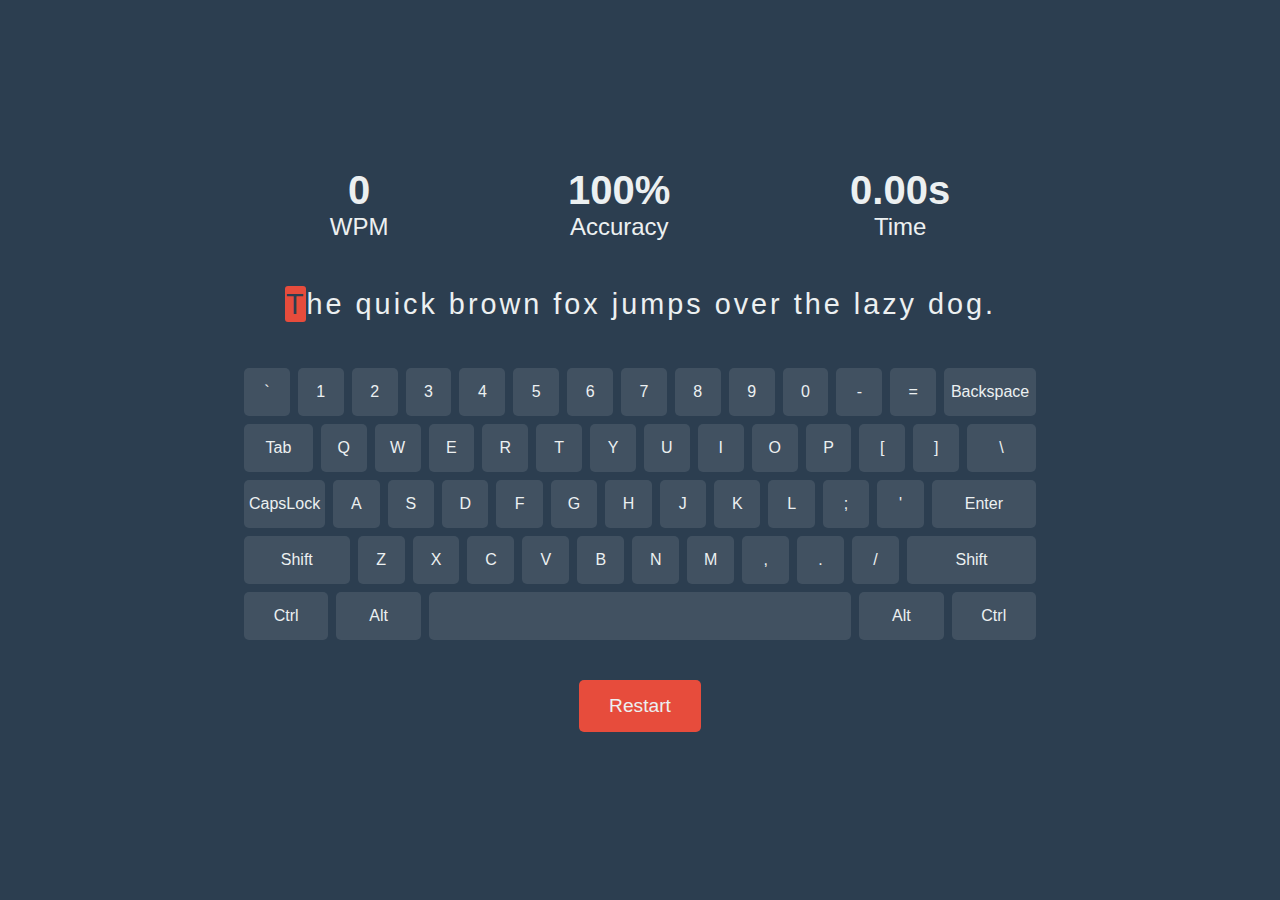
<file: index.html>
<!DOCTYPE html>
<html lang="zh-CN">
<head>
    <meta charset="UTF-8">
    <meta name="viewport" content="width=device-width, initial-scale=1.0">
    <title>Typing Pro</title>
    <style>
:root {
    --bg-color: #2c3e50;
    --text-color: #ecf0f1;
    --primary-color: #e74c3c;
    --correct-color: #2ecc71;
    --key-bg: rgba(255, 255, 255, 0.1);
    --key-hover-bg: rgba(255, 255, 255, 0.2);
}

html {
    /* Set a responsive font size with min and max limits */
    font-size: clamp(10px, 1.5vw, 16px);
}

body {
    background-color: var(--bg-color);
    color: var(--text-color);
    font-family: 'Segoe UI', Tahoma, Geneva, Verdana, sans-serif;
    display: flex;
    justify-content: center;
    align-items: center;
    min-height: 100vh;
    margin: 0;
}

.container {
    width: 90%;
    max-width: 50rem; /* 800px / 16px */
    text-align: center;
}

.stats {
    display: flex;
    justify-content: space-around;
    margin-bottom: 2.5rem; /* 40px / 16px */
    font-size: 1.5rem;
}

.stat-value {
    font-size: 2.5rem;
    font-weight: bold;
}

#text-display {
    font-size: 1.8rem;
    margin-bottom: 2.5rem; /* 40px / 16px */
    line-height: 1.6;
    letter-spacing: 0.0625rem; /* 1px / 16px */
}

#text-display span {
    padding: 0.125rem 0.0625rem; /* 2px 1px */
    border-radius: 0.1875rem; /* 3px / 16px */
}

#text-display .current {
    background-color: var(--primary-color);
    color: var(--bg-color);
}

#text-display .correct {
    color: var(--correct-color);
}

#text-display .incorrect {
    color: var(--primary-color);
    text-decoration: underline;
}

#input-area {
    position: absolute;
    width: 0.0625rem; /* 1px */
    height: 0.0625rem; /* 1px */
    padding: 0;
    margin: -0.0625rem; /* -1px */
    overflow: hidden;
    clip: rect(0, 0, 0, 0);
    border: 0;
}

#keyboard {
    margin: 2.5rem 0; /* 40px / 16px */
    width: 100%;
}

.keyboard-row {
    display: flex;
    margin-bottom: 0.5rem; /* 8px / 16px */
}

.keyboard-row:nth-child(2) { }
.keyboard-row:nth-child(3) { }
.keyboard-row:nth-child(4) { }


.key {
    background-color: var(--key-bg);
    border-radius: 0.3125rem; /* 5px / 16px */
    text-align: center;
    text-transform: capitalize;
    transition: all 0.2s;
    display: flex;
    align-items: center;
    justify-content: center;
    padding: 0.9375rem 0; /* 15px / 16px */
    margin: 0 0.25rem; /* 4px / 16px */
    flex-grow: 1;
    flex-basis: 0;
    font-size: 1rem;
}

.key.active {
    background-color: var(--primary-color);
    transform: scale(1.1);
}

#restart-btn {
    background-color: var(--primary-color);
    color: var(--text-color);
    border: none;
    padding: 0.9375rem 1.875rem; /* 15px 30px */
    font-size: 1.2rem;
    border-radius: 0.3125rem; /* 5px / 16px */
    cursor: pointer;
    transition: background-color 0.3s;
}

#restart-btn:hover {
    background-color: #c0392b;
}
    </style>
</head>
<body>
    <div class="container">
        <div class="stats">
            <div class="stat-item">
                <div class="stat-value" id="wpm">0</div>
                <div class="stat-label">WPM</div>
            </div>
            <div class="stat-item">
                <div class="stat-value" id="accuracy">100%</div>
                <div class="stat-label">Accuracy</div>
            </div>
            <div class="stat-item">
                <div class="stat-value" id="time">0s</div>
                <div class="stat-label">Time</div>
            </div>
        </div>
        <div id="text-display"></div>
        <input type="text" id="input-area" autofocus>
        <div id="keyboard"></div>
        <button id="restart-btn">Restart</button>
    </div>
    <script>
document.addEventListener('DOMContentLoaded', () => {
    const textDisplay = document.getElementById('text-display');
    const inputArea = document.getElementById('input-area');
    const wpmElement = document.getElementById('wpm');
    const accuracyElement = document.getElementById('accuracy');
    const timeElement = document.getElementById('time');
    const restartBtn = document.getElementById('restart-btn');
    const keyboard = document.getElementById('keyboard');

    const textSamples = [
        "The quick brown fox jumps over the lazy dog.",
        "Pack my box with five dozen liquor jugs.",
        "How vexingly quick daft zebras jump.",
        "Bright vixens jump; dozy fowl quack.",
        "Sphinx of black quartz, judge my vow.",
        "The five boxing wizards jump quickly."
    ];
    
    let characters = [];
    let currentIndex = 0;
    let startTime;
    let timer;
    let correctChars = 0;
    let totalChars = 0;

    function startNewTest() {
        clearInterval(timer);
        textDisplay.innerHTML = '';
        inputArea.value = '';

        const text = textSamples[Math.floor(Math.random() * textSamples.length)];
        characters = text.split('').map(char => {
            const span = document.createElement('span');
            span.innerText = char;
            textDisplay.appendChild(span);
            return span;
        });

        if (characters.length > 0) {
            characters[0].classList.add('current');
        }

        currentIndex = 0;
        startTime = null;
        correctChars = 0;
        totalChars = 0;
        wpmElement.innerText = '0';
        accuracyElement.innerText = '100%';
        timeElement.innerText = '0.00s';
        inputArea.focus();
    }

    function handleInput() {
        if (currentIndex >= characters.length) {
            return; // Test is finished
        }

        if (!startTime) {
            startTime = new Date();
            timer = setInterval(updateTime, 10);
        }

        const typedText = inputArea.value;
        const typedChar = typedText.slice(-1);
        const currentCharSpan = characters[currentIndex];

        totalChars++;

        if (typedChar === currentCharSpan.innerText) {
            currentCharSpan.classList.remove('current');
            currentCharSpan.classList.add('correct');
            correctChars++;
        } else {
            currentCharSpan.classList.remove('current');
            currentCharSpan.classList.add('incorrect');
        }

        currentIndex++;

        if (currentIndex < characters.length) {
            characters[currentIndex].classList.add('current');
        } else {
            endTest();
        }
        
        updateStats();
    }

    function updateStats() {
        const elapsedTime = (new Date() - startTime) / 1000;
        if (elapsedTime > 0) {
            const wpm = Math.round(((correctChars / 5) / elapsedTime) * 60);
            wpmElement.innerText = wpm;
        }
        const accuracy = totalChars > 0 ? Math.round((correctChars / totalChars) * 100) : 100;
        accuracyElement.innerText = `${accuracy}%`;
    }

    function updateTime() {
        const elapsedTime = (new Date() - startTime) / 1000;
        timeElement.innerText = `${elapsedTime.toFixed(2)}s`;
    }

    function endTest() {
        clearInterval(timer);
        inputArea.blur();
    }

    function createKeyboard() {
        const keysLayout = [
            // Row 1
            [{ code: 'Backquote', text: '`' }, { code: 'Digit1', text: '1' }, { code: 'Digit2', text: '2' }, { code: 'Digit3', text: '3' }, { code: 'Digit4', text: '4' }, { code: 'Digit5', text: '5' }, { code: 'Digit6', text: '6' }, { code: 'Digit7', text: '7' }, { code: 'Digit8', text: '8' }, { code: 'Digit9', text: '9' }, { code: 'Digit0', text: '0' }, { code: 'Minus', text: '-' }, { code: 'Equal', text: '=' }, { code: 'Backspace', text: 'Backspace', flexGrow: 2 }],
            // Row 2
            [{ code: 'Tab', text: 'Tab', flexGrow: 1.5 }, { code: 'KeyQ', text: 'Q' }, { code: 'KeyW', text: 'W' }, { code: 'KeyE', text: 'E' }, { code: 'KeyR', text: 'R' }, { code: 'KeyT', text: 'T' }, { code: 'KeyY', text: 'Y' }, { code: 'KeyU', text: 'U' }, { code: 'KeyI', text: 'I' }, { code: 'KeyO', text: 'O' }, { code: 'KeyP', text: 'P' }, { code: 'BracketLeft', text: '[' }, { code: 'BracketRight', text: ']' }, { code: 'Backslash', text: '\\', flexGrow: 1.5 }],
            // Row 3
            [{ code: 'CapsLock', text: 'CapsLock', flexGrow: 1.75 }, { code: 'KeyA', text: 'A' }, { code: 'KeyS', text: 'S' }, { code: 'KeyD', text: 'D' }, { code: 'KeyF', text: 'F' }, { code: 'KeyG', text: 'G' }, { code: 'KeyH', text: 'H' }, { code: 'KeyJ', text: 'J' }, { code: 'KeyK', text: 'K' }, { code: 'KeyL', text: 'L' }, { code: 'Semicolon', text: ';' }, { code: 'Quote', text: "'" }, { code: 'Enter', text: 'Enter', flexGrow: 2.25 }],
            // Row 4
            [{ code: 'ShiftLeft', text: 'Shift', flexGrow: 2.25 }, { code: 'KeyZ', text: 'Z' }, { code: 'KeyX', text: 'X' }, { code: 'KeyC', text: 'C' }, { code: 'KeyV', text: 'V' }, { code: 'KeyB', text: 'B' }, { code: 'KeyN', text: 'N' }, { code: 'KeyM', text: 'M' }, { code: 'Comma', text: ',' }, { code: 'Period', text: '.' }, { code: 'Slash', text: '/' }, { code: 'ShiftRight', text: 'Shift', flexGrow: 2.75 }],
            // Row 5
            [{ code: 'ControlLeft', text: 'Ctrl', flexGrow: 1.25 }, { code: 'AltLeft', text: 'Alt', flexGrow: 1.25 }, { code: 'Space', text: ' ', flexGrow: 6.25 }, { code: 'AltRight', text: 'Alt', flexGrow: 1.25 }, { code: 'ControlRight', text: 'Ctrl', flexGrow: 1.25 }]
        ];

        keysLayout.forEach(row => {
            const rowElement = document.createElement('div');
            rowElement.classList.add('keyboard-row');
            row.forEach(keyInfo => {
                const keyElement = document.createElement('div');
                keyElement.classList.add('key');
                keyElement.innerText = keyInfo.text;
                keyElement.setAttribute('data-code', keyInfo.code);
                // Use a default flex-grow of 1 for standard keys
                keyElement.style.flexGrow = keyInfo.flexGrow || 1;
                rowElement.appendChild(keyElement);
            });
            keyboard.appendChild(rowElement);
        });
    }
    
    inputArea.addEventListener('input', handleInput);
    restartBtn.addEventListener('click', startNewTest);

    document.addEventListener('keydown', (e) => {
        inputArea.focus();
        const keyElement = document.querySelector(`.key[data-code='${e.code}']`);
        if (keyElement) {
            keyElement.classList.add('active');
        }
    });

    document.addEventListener('keyup', (e) => {
        const keyElement = document.querySelector(`.key[data-code='${e.code}']`);
        if (keyElement) {
            keyElement.classList.remove('active');
        }
    });

    createKeyboard();
    startNewTest();
});
    </script>
</body>
</html>
</file>
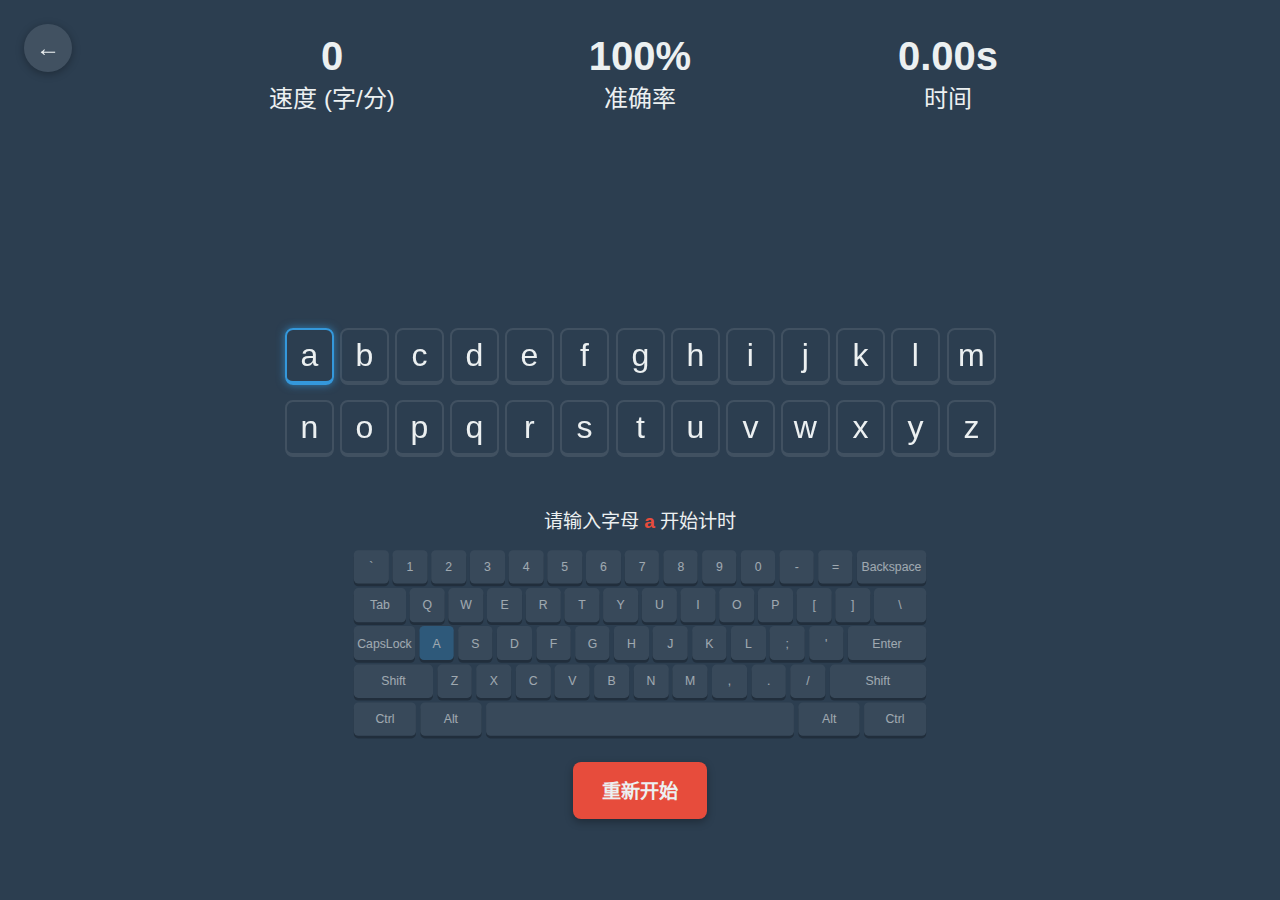
<file: practice.html>
<!DOCTYPE html>
<html lang="zh-CN">
<head>
    <meta charset="UTF-8">
    <meta name="viewport" content="width=device-width, initial-scale=1.0">
    <title>Typing Pro - 练习</title>
    <script src="https://ajax.googleapis.com/ajax/libs/jquery/3.7.1/jquery.min.js"></script>
    <link rel="stylesheet" href="style.css">
</head>
<body>
<a href="index.html" class="back-btn">←</a>
    <div class="container">
        <div class="stats">
            <div class="stat-item">
                <div class="stat-value" id="wpm">0</div>
                <div class="stat-label">速度 (字/分)</div>
            </div>
            <div class="stat-item">
                <div class="stat-value" id="accuracy">100%</div>
                <div class="stat-label">准确率</div>
            </div>
            <div class="stat-item">
                <div class="stat-value" id="time">0s</div>
                <div class="stat-label">时间</div>
            </div>
        </div>

        <div class="typing-area">
            <div id="text-display">
            </div>
            <div class="bottom-panel">
                <div id="start-prompt" class="start-prompt"></div>
                <div id="keyboard"></div>
                <div class="controls">
                    <button id="restart-btn" class="btn btn-primary">重新开始</button>
                </div>
            </div>
        </div>
        <input type="text" id="input-area" autofocus>
    </div>

    <div id="summary-modal" class="modal-overlay">
        <div id="summary-content" class="modal-content">
            <div id="summary-title"></div>
            <div id="summary-subtitle"></div>
            <div class="summary-grid">
                <div class="summary-item">
                    <div id="summary-wpm" class="value">0</div>
                    <div class="label">速度 (字/分)</div>
                </div>
                <div class="summary-item">
                    <div id="summary-accuracy" class="value">100%</div>
                    <div class="label">准确率</div>
                </div>
                <div class="summary-item">
                    <div id="summary-time" class="value">0s</div>
                    <div class="label">时间</div>
                </div>
            </div>
            <button id="summary-restart-btn" class="btn btn-success">再来一次</button>
        </div>
    </div>
    <script src="keyboard.js"></script>
    <script src="ui.js"></script>
    <script src="modes.js"></script>
    <script src="main.js"></script>
</body>
</html>
</file>
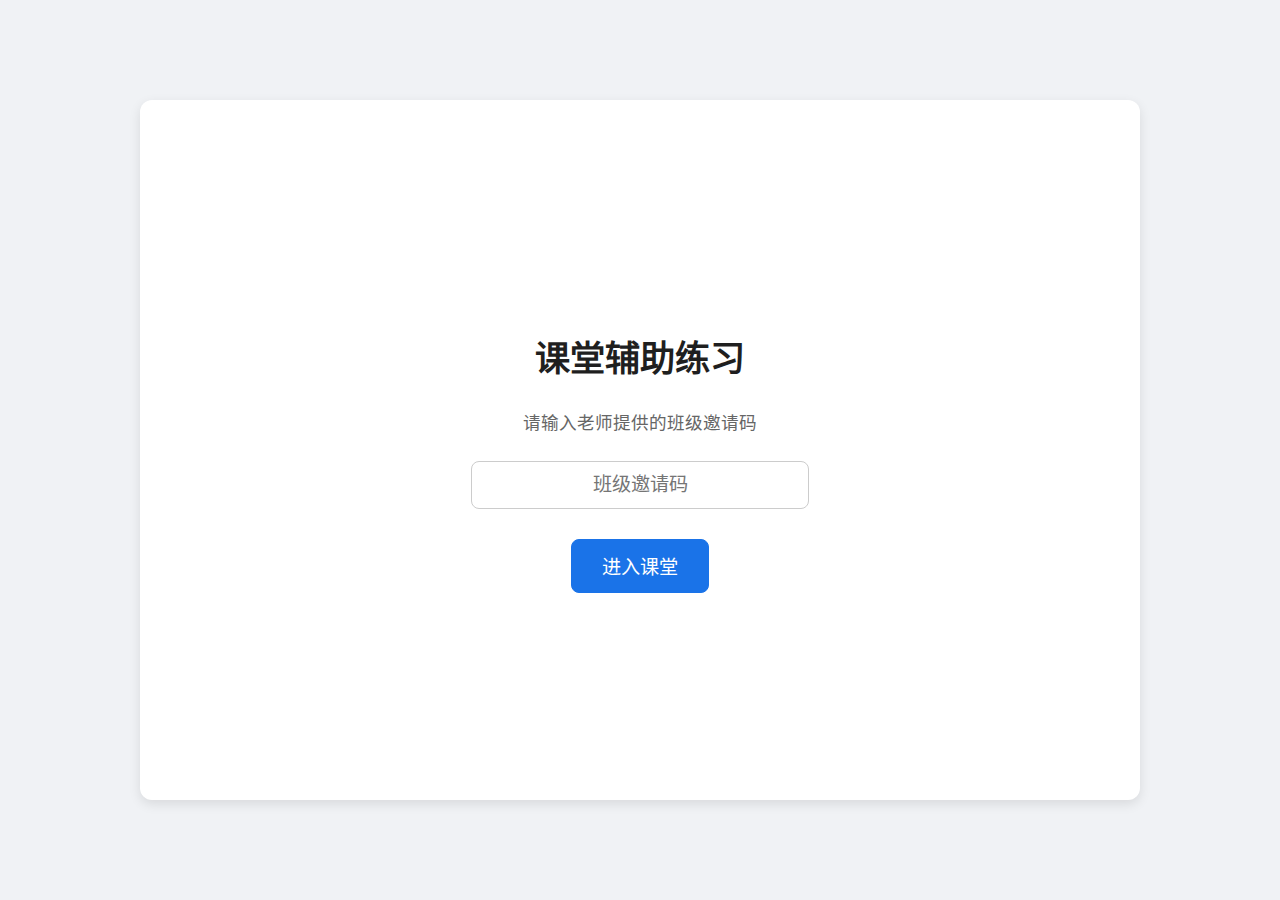
<file: 学生校内.html>
<!DOCTYPE html>
<html lang="zh-CN">
<head>
    <meta charset="UTF-8">
    <meta name="viewport" content="width=device-width, initial-scale=1.0">
    <title>校内端原型 v4 - 支持重复练习</title>
    <style>
        /* --- 继承自 v3 的样式... --- */
        body { margin: 0; font-family: -apple-system, BlinkMacSystemFont, 'Segoe UI', Roboto, 'Helvetica Neue', Arial, sans-serif; background-color: #f0f2f5; color: #333; display: flex; justify-content: center; align-items: center; height: 100vh; }
        .page { display: none; width: 100%; max-width: 1000px; height: 90vh; max-height: 700px; background-color: #fff; border-radius: 12px; box-shadow: 0 4px
 12px rgba(0,0,0,0.1); overflow: hidden; flex-direction: column; }
        .page.active { display: flex; }
        .container { padding: 40px; text-align: center; display: flex; flex-direction: column; justify-content: center; align-items: center; height: 100%; box-sizing: border-box; }
        h1 { font-size: 2.2em; color: #1f1f1f; margin-bottom: 10px; }
        p { color: #666; font-size: 1.1em; }
        input, select { font-size: 1.2em; padding: 12px 18px; margin: 10px 0; border: 1px solid #ccc; border-radius: 8px; width: 300px; text-align: center; }
        select { text-align-last: center; }
        .button { font-size: 1em; padding: 10px 25px; border-radius: 8px; border: 1px solid transparent; cursor: pointer; text-decoration: none; }
        .button-primary { background-color: #1a73e8; color: white; border-color: #1a73e8; }
        .button-secondary { background-color: white; color: #333; border-color: #d9d9d9; }
        .button-secondary:hover { background-color: #f5f5f5; }
        .login-button { font-size: 1.2em; padding: 12px 30px; margin-top: 20px; }
        .header { width: 100%; padding: 15px 30px; display: flex; justify-content: flex-end; align-items: center; background-color: #fafafa; border-bottom: 1px solid #e0e0e0; box-sizing: border-box; flex-shrink: 0; }
        .header .user-info { font-weight: bold; }
        .task-board { flex-grow: 1; width: 100%; padding: 20px; box-sizing: border-box; overflow-y: auto; }
        .task-list { list-style: none; padding: 0; margin: 0; }
        .task-item { display: flex; justify-content: space-between; align-items: center; background-color: #f7f9fa; border: 1px solid #e8e8e8; border-radius: 8px; padding: 20px; margin-bottom: 15px; }
        .task-item .info { text-align: left; }
        .task-item .title { font-size: 1.5em; font-weight: 500; margin: 0 0 5px 0; }
        .task-item .desc { color: #666; margin: 0; }
        .task-item .status-action-group { text-align: right; }
        .status-completed { color: #52c41a; font-weight: bold; display: block; margin-bottom: 8px; }
        .practice-area { flex-grow: 1; width: 100%; padding: 20px; box-sizing: border-box; display: flex; flex-direction: column; }
        .stats-bar { display: flex; justify-content: space-around; padding: 15px; background-color: #f7f7f7; border-radius: 8px; margin-bottom: 20px; }
        .stat { text-align: center; }
        .stat .value { font-size: 1.8em; font-weight: bold; color: #1a73e8; }
        .stat .label { font-size: 0.9em; color: #666; }
        .text-display-area { background-color: #fafafa; border: 1px solid #ddd; border-radius: 8px; padding: 20px; font-size: 1.8em; letter-spacing: 2px; line-height: 1.6; flex-grow: 1; font-family: 'Courier New', Courier, monospace; }
        
    </style>
</head>
<body>

    <!-- 页面 1: 输入班级码 -->
    <div id="page-class-login" class="page active">
        <div class="container">
            <h1>课堂辅助练习</h1>
            <p>请输入老师提供的班级邀请码</p>
            <input type="text" placeholder="班级邀请码" maxlength="6">
            <a href="#" class="button button-primary login-button" onclick="navigateTo('page-class-select-student')">进入课堂</a>
        </div>
    </div>
    
    <!-- 页面 2: 选择姓名 -->
    <div id="page-class-select-student" class="page">
        <div class="container">
            <h1>你是谁？</h1>
            <p>请在下方列表中选择你的名字</p>
            <select>
                <option>-- 请选择你的名字 --</option>
                <option>李*明</option>
                <option>王*红</option>
                <option>张*伟</option>
            </select>
            <input type="password" placeholder="请输入4位个人密码" maxlength="4" style="text-align: center; letter-spacing: 1em;">
            <a href="#" class="button button-primary login-button" onclick="navigateTo('page-class-tasks')">确认身份，进入任务</a>
        </div>
    </div>

    <!-- 页面 3: 课堂任务板 -->
    <div id="page-class-tasks" class="page">
        <div class="header">
            <div class="user-info">李*明 - 三年级(1)班</div>
        </div>
        <div class="task-board">
            <h1 style="text-align: center; margin-top: 0;">今日课堂任务</h1>
            <ul class="task-list">
                <li class="task-item">
                    <div class="info">
                        <h2 class="title">1. 基准键位练习</h2>
                        <p class="desc">练习 ASDF JKL; 这8个基础按键。</p>
                    </div>
                    <div class="status-action-group">
                        <span class="status-completed">已完成 ✓ (最高: 50 WPM)</span>
                        <a href="#" class="button button-secondary" onclick="navigateTo('page-class-practice')">再次练习</a>
                    </div>
                </li>
                 <li class="task-item">
                    <div class="info">
                        <h2 class="title">2. 食指与中指练习</h2>
                        <p class="desc">练习范围扩展到 ERUI DCFV。</p>
                    </div>
                    <div>
                        <a href="#" class="button button-primary" onclick="navigateTo('page-class-practice')">开始练习</a>
                    </div>
                </li>
                <li class="task-item">
                    <div class="info">
                        <h2 class="title">3. 课堂速度测试</h2>
                        <p class="desc">一篇包含所有字母的短文，限时5分钟。</p>
                    </div>
                    <div>
                         <a href="#" class="button button-primary" onclick="navigateTo('page-class-practice')">开始测试</a>
                    </div>
                </li>
            </ul>
        </div>
    </div>

    <!-- 页面 4: 练习/测评界面 -->
    <div id="page-class-practice" class="page">
        <div class="header"><div class="user-info">李*明 - 三年级(1)班</div></div>
        <div class="practice-area">
             <div class="stats-bar">
                <div class="stat"><div class="value">0</div><div class="label">速度 WPM</div></div>
                <div class="stat"><div class="value">100%</div><div class="label">正确率</div></div>
                <div class="stat"><div class="value">05:00</div><div class="label">剩余时间</div></div>
            </div>
            <div class="text-display-area">The quick brown fox jumps over the lazy dog.</div>
            <p style="text-align:center; margin-top:20px;"><a href="#" class="button button-primary login-button" onclick="navigateTo('page-class-result')">(模拟) 完成练习</a></p>
        </div>
    </div>

    <!-- 页面 5: 练习结果页 -->
     <div id="page-class-result" class="page">
        <div class="header"><div class="user-info">李*明 - 三年级(1)班</div></div>
        <div class="container">
            <h1 style="color: #28a745;">练习完成！</h1>
            <div style="display: flex; gap: 50px; margin: 30px 0;">
                <div class="stat"><div class="value">68</div><div class="label">最终速度 WPM</div></div>
                <div class="stat"><div class="value">99%</div><div class="label">最终正确率</div></div>
            </div>
            <a href="#" class="button button-primary login-button" onclick="navigateTo('page-class-tasks')">返回任务列表</a>
        </div>
    </div>

    <script>
        function navigateTo(pageId) {
            document.querySelectorAll('.page').forEach(p => p.classList.remove('active'));
            document.getElementById(pageId).classList.add('active');
        }
    </script>
</body>
</html>
</file>
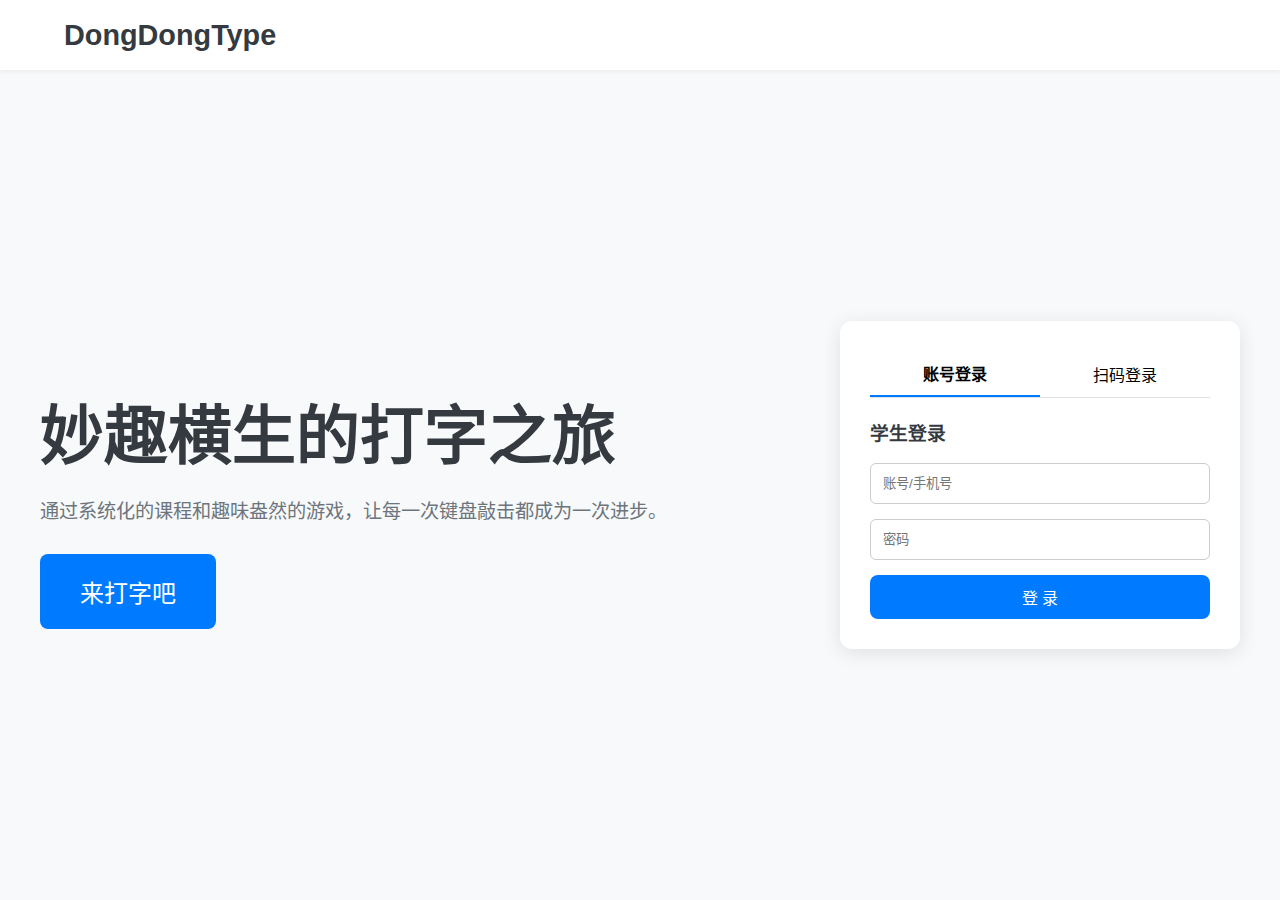
<file: 学生校外.html>
<!DOCTYPE html>
<html lang="zh-CN">
<head>
    <meta charset="UTF-8">
    <meta name="viewport" content="width=device-width, initial-scale=1.0">
    <title>DongDongType - 校外版</title>
    <style>
        body { margin: 0; font-family: -apple-system, BlinkMacSystemFont, 'Segoe UI', Roboto, 'Helvetica Neue', Arial, sans-serif, "PingFang SC", "Microsoft YaHei"; background-color: #f8f9fa; color: #343a40; }
        .page { display: none; }
        .page.active { display: block; }
        a { text-decoration: none; color: #007bff; }
        .container { max-width: 1200px; margin: 0 auto; padding: 20px; }
        .button { font-size: 1em; padding: 10px 20px; border: none; border-radius: 8px; cursor: pointer; display: inline-block; }
        .button-primary { background-color: #007bff; color: white; }
        .button-lg { padding: 20px 40px; font-size: 1.5em; }
        .main-header { background: white; padding: 0 5%; display: flex; justify-content: space-between; align-items: center; height: 70px; box-shadow: 0 2px 4px rgba(0,0,0,0.05); }
        .main-header .logo { font-size: 1.8em; font-weight: bold; cursor: pointer;}
        .home-layout { display: flex; align-items: center; justify-content: center; min-height: calc(100vh - 70px); }
        .home-content { display: grid; grid-template-columns: 1fr 400px; gap: 60px; align-items: center; width: 100%; max-width: 1200px; padding: 40px; }
        .cta-panel h1 { font-size: 4em; margin-bottom: 20px; }
        .cta-panel p { font-size: 1.2em; color: #6c757d; margin-bottom: 30px; }
        .login-panel { background: white; border-radius: 12px; padding: 30px; box-shadow: 0 4px 20px rgba(0,0,0,0.1); }
        .login-panel .tab-buttons { display: flex; border-bottom: 1px solid #dee2e6; margin-bottom: 20px; }
        .login-panel .tab-button { flex: 1; text-align: center; padding: 10px; cursor: pointer; background: none; border: none; font-size: 1em; }
        .login-panel .tab-button.active { font-weight: bold; border-bottom: 2px solid #007bff; }
        .login-panel .tab-content { display: none; }
        .login-panel .tab-content.active { display: block; }
        .login-panel input { width: 100%; box-sizing: border-box; padding: 12px; margin-bottom: 15px; border-radius: 6px; border: 1px solid #ccc; }
        .qr-code-placeholder { width: 180px; height: 180px; margin: 15px auto; background: #f0f2f5 url('https://via.placeholder.com/180x180/f0f2f5/ccc?text=请用家长小程序扫码') no-repeat center center; }
        .page-title { text-align: center; padding: 40px 20px; background: white; margin-bottom: 40px;}
        .page-title h1 { font-size: 3em; margin: 0; }
        .content-grid { display: grid; grid-template-columns: repeat(auto-fit, minmax(320px, 1fr)); gap: 30px; }
        .content-card { background: white; padding: 30px; border-radius: 12px; text-align: center; box-shadow: 0 4px 12px rgba(0,0,0,0.05); cursor: pointer; transition: transform 0.2s, box-shadow 0.2s; }
        .content-card:hover { transform: translateY(-5px); box-shadow: 0 8px 25px rgba(0,0,0,0.1); }
        .content-card .icon { font-size: 3em; margin-bottom: 15px; color: #007bff; }
        .content-card h3 { font-size: 1.5em; margin-bottom: 10px; }
        .content-card p { color: #6c757d; }
        .test-panel { background: white; padding: 40px; border-radius: 12px; max-width: 900px; margin: 40px auto; }
        .stats-bar { display: grid; grid-template-columns: repeat(4, 1fr); gap: 20px; text-align: center; margin-bottom: 30px; }
        .stat .value { font-size: 2.5em; font-weight: bold; }
        .typing-test-area { background-color: #f8f9fa; border: 1px solid #dee2e6; border-radius: 8px; padding: 20px; font-size: 1.5em; line-height: 1.8; letter-spacing: 2px; font-family: 'Courier New', Courier, monospace; min-height: 200px; }
    </style>
</head>
<body>

    <div id="page-portal-home" class="page active">
        <header class="main-header"><div class="logo">DongDongType</div></header>
        <div class="home-layout">
            <div class="home-content">
                <div class="cta-panel">
                    <h1>妙趣横生的打字之旅</h1>
                    <p>通过系统化的课程和趣味盎然的游戏，让每一次键盘敲击都成为一次进步。</p>
                    <a href="#" class="button button-primary button-lg" onclick="navigateTo('page-guest-experience')">来打字吧</a>
                </div>
                <div class="login-panel">
                    <div class="tab-buttons">
                        <button class="tab-button active" onclick="switchTab('tab-password')">账号登录</button>
                        <button class="tab-button" onclick="switchTab('tab-qrcode')">扫码登录</button>
                    </div>
                    <div id="tab-password" class="tab-content active">
                        <h3>学生登录</h3>
                        <input type="text" placeholder="账号/手机号"><input type="password" placeholder="密码">
                        <button class="button button-primary" style="width: 100%;" onclick="window.location.href='./学生校外已登录.html'">登 录</button>
                    </div>
                    <div id="tab-qrcode" class="tab-content">
                        <div class="qr-code-placeholder"></div><p style="text-align: center; font-size: 0.9em;">请使用家长端小程序扫码登录</p>
                    </div>
                </div>
            </div>
        </div>
    </div>
    
    <div id="page-guest-experience" class="page">
        <header class="main-header"><div class="logo" onclick="navigateTo('page-portal-home')">DongDongType</div></header>
        <div class="page-title">
             <h1>内容中心</h1>
             <p style="color: #6c757d;">在这里你可以体验我们的核心功能。登录后可解锁全部内容并保存你的所有成绩！</p>
        </div>
        <div class="container">
            <div class="content-grid">
                <div class="content-card" onclick="navigateTo('page-typing-test')"><div class="icon">⏱️</div><h3>速度测试</h3><p>挑战你的极限速度(WPM)和准确率。</p></div>
                <div class="content-card" onclick="alert('进入拼音学习模块...')"><div class="icon">🔤</div><h3>拼音学习</h3><p>根据教材同步，练习声母、韵母和整体认读。</p></div>
                <div class="content-card" onclick="alert('进入单词学习模块...')"><div class="icon">🔠</div><h3>单词学习</h3><p>同步小学英语教材，边打字边背单词。</p></div>
                <div class="content-card" onclick="alert('进入诗词赏析模块...')"><div class="icon">📜</div><h3>诗词赏析</h3><p>在优美的诗词中，感受汉字之美与打字韵律。</p></div>
                <div class="content-card" onclick="alert('进入绘本阅读模块...')"><div class="icon">📚</div><h3>绘本阅读</h3><p>通过跟打绘本故事，提升阅读和打字兴趣。</p></div>
                <div class="content-card" onclick="alert('进入游戏中心...')"><div class="icon">🎮</div><h3>打字游戏</h3><p>多款趣味游戏，让练习不再枯燥！</p></div>
            </div>
        </div>
    </div>

    <div id="page-typing-test" class="page">
         <header class="main-header"><div class="logo" onclick="navigateTo('page-portal-home')">DongDongType</div><div><a href="#" onclick="navigateTo('page-guest-experience')">返回内容中心</a></div></header>
        <div class="container">
            <div class="test-panel">
                <h2 style="text-align:center;">打字速度测试 (1分钟)</h2>
                <div class="stats-bar"><div class="stat"><div class="value">0</div><p>速度 (WPM)</p></div><div class="stat"><div class="value">100%</div><p>准确率</p></div><div class="stat"><div class="value">01:00</div><p>倒计时</p></div><div class="stat"><div class="value">0</div><p>错误数</p></div></div>
                <div class="typing-test-area">The quick brown fox jumps over the lazy dog. This is a simple typing test for all users.</div>
            </div>
        </div>
    </div>

    <script>
        // --- 恢复了navigateTo函数 ---
        function navigateTo(pageId) {
            document.querySelectorAll('.page').forEach(p => p.classList.remove('active'));
            document.getElementById(pageId).classList.add('active');
            window.scrollTo(0, 0);
        }

        function switchTab(tabId) {
            const loginPanel = document.querySelector('.login-panel');
            loginPanel.querySelectorAll('.tab-button').forEach(btn => btn.classList.remove('active'));
            loginPanel.querySelectorAll('.tab-content').forEach(content => content.classList.remove('active'));
            const button = loginPanel.querySelector(`.tab-button[onclick="switchTab('${tabId}')"]`);
            if (button) button.classList.add('active');
            document.getElementById(tabId).classList.add('active');
        }
    </script>
</body>
</html>
</file>
<file: style.css>
:root {
    --bg-color: #2c3e50;
    --text-color: #ecf0f1;
    --primary-color: #e74c3c; /* Red for corrected errors */
    --error-underline-color: #e74c3c; /* Keep underline red */
    --correct-color: #2ecc71;
    --incorrect-color: #f1c40f; /* Yellow for errors */
    --key-bg: rgba(255, 255, 255, 0.1);
    --key-hover-bg: rgba(255, 255, 255, 0.2);
}

html {
    /* Set a responsive font size with min and max limits */
    font-size: clamp(10px, 1.5vw, 16px);
}

body {
    background-color: var(--bg-color);
    color: var(--text-color);
    font-family: 'Segoe UI', Tahoma, Geneva, Verdana, sans-serif;
    display: flex;
    justify-content: center;
    align-items: flex-start; /* Align container to the top for natural scrolling */
    min-height: 100vh;
    margin: 0;
}

.container {
    width: 90%;
    max-width: 60rem; /* Widen for better layout */
    margin: 0 auto;
    text-align: center;
    opacity: 0; /* Initially hidden to prevent FOUC */
    transition: opacity 0.4s ease-in-out; /* Smooth fade-in */
    display: flex;
    flex-direction: column;
    min-height: 100vh; /* Can grow taller than the viewport, enabling scroll */
    padding: 1rem 0;
    box-sizing: border-box;
    position: relative; /* Set positioning context */
}

.stat-item {
    flex: 1; /* Each item takes up equal space */
    text-align: center; /* Center the text inside */
}

.container.loaded {
    opacity: 1; /* Visible when content is ready */
}

.stats {
    display: flex;
    justify-content: space-between;
    font-size: 1.5rem;
    flex-shrink: 0;
    width: 100%; /* Ensure it takes full width of the container */
    margin-bottom: 2rem; /* Remove auto left/right margins */
    border: 2px solid transparent;
    border-radius: 0.5rem;
    padding: 1rem; /* Add internal padding */
    box-sizing: border-box;
}

.stat-value {
    font-size: 2.5rem;
    font-weight: bold;
}

.typing-area {
    flex-grow: 1;
    position: relative; /* Establishes a positioning context */
    width: 100%;
}

#text-display {
    position: absolute;
    bottom: calc(50% + 2rem); /* Aligns the bottom of the element to the vertical center */
    left: 50%;
    transform: translateX(-50%);
    width: 100%;
    padding-bottom: 2rem; /* Creates a gap from the midline */
    
    /* Flex properties for its own content */
    line-height: 1.6;
    display: flex;
    flex-wrap: wrap;
    justify-content: center;
    align-items: center;
    gap: 0.5rem;
    color: var(--text-color);
    align-content: center;
}

.bottom-panel {
    position: absolute;
    top: 50%; /* Aligns the top of the element to the vertical center */
    left: 50%;
    transform: translateX(-50%);
    width: 100%;
    padding-top: 1rem; /* Creates a gap from the midline */
}



/* == Base styles for all modes == */
#text-display span {
    display: inline-block; /* Use inline-block for better spacing control */
    font-size: 2rem;
    transition: all 0.2s ease;
    position: relative;
    color: var(--text-color);
    will-change: transform;
    padding-top: 0.2rem; /* Vertical padding only */
    padding-bottom: 0.2rem;
    margin: 0; /* Remove margin, rely on natural spacing or gap */
    border-bottom: 4px solid transparent; /* Default underline */
}

/* The inner span holding the letter should not have its own border/underline */
#text-display .letter {
    border-bottom: none;
    padding-bottom: 0;
}

/* == Styles for Words Mode == */
#text-display:not(.letters-mode) {
    justify-content: flex-start; /* Align to the left */
    gap: 0; /* Remove gap to connect underlines */
    border: 2px solid var(--key-bg);
    border-radius: 0.5rem;
    padding-left: 1rem;
    padding-right: 1rem;
    padding-top: 1rem;
    box-sizing: border-box;
}

#text-display:not(.letters-mode) .word {
    display: inline-flex; /* Group words and prevent them from breaking */
}

#text-display:not(.letters-mode) .word > span {
    display: inline-flex; /* Use flex to center content */
    justify-content: center; /* Center the letter within the fixed-width span */
    align-items: center; /* Vertically center the letter */
    width: 1.5rem; /* Set a fixed width for every character box */
    font-family: 'Courier New', Courier, monospace; /* Use a monospaced font for consistent width */
    border-bottom-style: solid; /* Ensure underline is always solid */
    border-bottom-color: var(--key-bg);
    padding-left: 0;
    padding-right: 0;
}

/* The background for any character that has been typed */
#text-display:not(.letters-mode) .typed-char {
    background-color: rgba(255, 255, 255, 0.1);
}

/* The cursor/active character */
#text-display:not(.letters-mode) span.active-char {
    border-bottom-color: #3498db;
    box-shadow: none;
}

/* Correctly typed characters */
#text-display:not(.letters-mode) .correct {
    border-bottom-color: var(--correct-color);
    color: var(--text-color); /* Keep text color normal */
}

/* Incorrectly typed characters - text and underline are red, with a red background */
#text-display:not(.letters-mode) .incorrect {
    color: var(--error-underline-color);
    border-bottom-color: var(--error-underline-color);
    background-color: rgba(231, 76, 60, 0.25); /* Reddish background for error */
}

/* A previously incorrect character that has been corrected */
#text-display:not(.letters-mode) .corrected-error {
    border-bottom-color: var(--primary-color); /* Keep underline red to mark historical error */
}
/* Also target the inner letter span to ensure its color changes */
#text-display:not(.letters-mode) .corrected-error .letter {
    color: var(--primary-color); /* Red text for corrected errors */
}

/* Ensure spaces that are marked incorrect also get a solid red underline */
#text-display:not(.letters-mode) span.space.incorrect {
    border-bottom-style: solid;
    border-bottom-color: var(--error-underline-color);
}


/* == Styles for Letters Mode (retains the boxy look) == */
.letters-row {
    display: flex;
    justify-content: center;
    width: 100%;
}

#text-display.letters-mode span {
    display: inline-flex; /* Overrides the base inline-block */
    justify-content: center;
    align-items: center;
    width: 2.8rem;
    height: 3.2rem;
    border: 2px solid var(--key-bg);
    border-bottom-width: 4px;
    border-radius: 0.5rem;
    margin: 0.2rem;
    padding: 0; /* Override padding from base span */
}

#text-display.letters-mode span.space {
    border-style: dashed;
    width: 1.2rem;
    min-width: 1.2rem;
}

#text-display.letters-mode span.active-char {
    border-color: #3498db;
    box-shadow: 0 0 8px rgba(52, 152, 219, 0.7);
}

#text-display.letters-mode .correct {
    border-color: var(--correct-color);
}

#text-display.letters-mode .incorrect {
    border-color: var(--incorrect-color);
    background-color: rgba(241, 196, 15, 0.1);
}

#text-display.letters-mode span.space.incorrect {
    border-style: solid;
    border-color: var(--error-underline-color);
}

#text-display.letters-mode .corrected-error {
    color: var(--primary-color);
    border-color: var(--key-bg);
}

/* Animations for character feedback */
@keyframes correct-bing {
    0% { transform: scale(1); }
    25% { transform: scale(1.05); } /* Peak at 0.05s (25% of 0.2s) */
    100% { transform: scale(1); }
}

@keyframes incorrect-shake {
    0%, 100% { transform: translateX(0); }
    25% { transform: translateX(-3px); }
    75% { transform: translateX(3px); }
}

.correct-bing {
    animation: correct-bing 0.2s ease-out; /* Total duration 0.2s */
}

.incorrect-shake {
    animation: incorrect-shake 0.2s ease;
}

.start-prompt {
    position: absolute;
    bottom: 100%; /* Align bottom of prompt to top of parent */
    margin-bottom: -0.4rem; /* Move down by 0.5rem */
    left: 50%;
    transform: translateX(-50%);
    width: 100%;
    font-size: 1.2rem;
    color: var(--text-color);
    opacity: 1;
    transition: opacity 0.3s ease;
    height: 1.5rem; /* Allocate space to prevent layout shift */
}

.start-prompt.hidden {
    opacity: 0;
}

.start-prompt .highlight {
    font-weight: bold;
    color: var(--primary-color); /* Red to stand out */
}

.controls {
    display: flex;
    justify-content: center;
    align-items: center;
    gap: 1rem;
    margin-top: 1rem;
}

.back-btn {
    position: fixed;
    top: 1.5rem;
    left: 1.5rem;
    z-index: 101;
    background-color: var(--key-bg);
    color: var(--text-color);
    width: 3rem;
    height: 3rem;
    border-radius: 50%;
    text-decoration: none;
    display: flex;
    align-items: center;
    justify-content: center;
    font-size: 1.5rem;
    font-weight: bold;
    box-shadow: 0 2px 8px rgba(0, 0, 0, 0.3);
    transition: all 0.3s ease;
}

.back-btn:hover {
    background-color: var(--key-hover-bg);
    transform: scale(1.1);
    box-shadow: 0 4px 12px rgba(0, 0, 0, 0.4);
}


#input-area {
    position: absolute;
    width: 0.0625rem; /* 1px */
    height: 0.0625rem; /* 1px */
    padding: 0;
    margin: -0.0625rem; /* -1px */
    overflow: hidden;
    clip: rect(0, 0, 0, 0);
    border: 0;
}

#keyboard {
    margin: 0 auto;
    width: 66.67%;
    transform: scale(0.9); /* Scale down the entire keyboard */
    transform-origin: center;
    opacity: 0.6; /* Make the keyboard more transparent */
}

.keyboard-row {
    display: flex;
    margin-bottom: 0.3rem; /* Reduced */
}

.keyboard-row:nth-child(2) { }
.keyboard-row:nth-child(3) { }
.keyboard-row:nth-child(4) { }


.key {
    background-color: var(--key-bg);
    border-radius: 0.3125rem; /* 5px / 16px */
    text-align: center;
    text-transform: capitalize;
    transition: all 0.07s ease-out; /* Faster transition for key press */
    display: flex;
    align-items: center;
    justify-content: center;
    padding: 0.7rem 0; /* Reduced */
    margin: 0 0.15rem; /* Reduced */
    flex-grow: 1;
    flex-basis: 0;
    font-size: 0.85rem; /* Reduced */
    box-shadow: 0 3px 0 rgba(0,0,0,0.4); /* Add a 3D effect */
    position: relative;
}

.key-pressed {
    background-color: var(--key-hover-bg);
    transform: translateY(2px);
    box-shadow: 0 1px 0 rgba(0,0,0,0.4);
}

.next-key-hint {
    background-color: rgba(52, 152, 219, 0.5);
    box-shadow: 0 3px 0 rgba(0,0,0,0.4);
}

.btn {
    color: var(--text-color);
    border: none;
    padding: 0.9rem 1.8rem;
    font-size: 1.2rem;
    border-radius: 0.5rem;
    cursor: pointer;
    text-decoration: none;
    transition: all 0.3s ease;
    box-shadow: 0 3px 8px rgba(0, 0, 0, 0.3);
    font-weight: bold;
    display: inline-block;
}

.btn:hover {
    transform: translateY(-2px);
    box-shadow: 0 5px 12px rgba(0, 0, 0, 0.4);
}

.btn:active {
    transform: translateY(1px);
    box-shadow: 0 2px 6px rgba(0, 0, 0, 0.3);
}

.btn-primary {
    background-color: var(--primary-color);
}

.btn-primary:hover {
    background-color: #c0392b;
}

.btn-success {
    background-color: var(--correct-color);
}

.btn-success:hover {
    background-color: #27ae60;
}

.v-hidden {
    visibility: hidden;
}

/* Summary Modal Styles */
.modal-overlay {
    position: fixed;
    top: 0;
    left: 0;
    width: 100%;
    height: 100%;
    background-color: rgba(0, 0, 0, 0.6);
    display: flex;
    justify-content: center;
    align-items: center;
    z-index: 100;
    opacity: 0;
    visibility: hidden;
    transition: opacity 0.3s ease, visibility 0.3s ease;
}

.modal-overlay.visible {
    opacity: 1;
    visibility: visible;
}

.modal-content {
    background: var(--bg-color);
    padding: 3rem;
    border-radius: 1.5rem;
    text-align: center;
    width: 90%;
    max-width: 30rem;
    box-shadow: 0 10px 30px rgba(0, 0, 0, 0.3);
    transform: scale(0.8);
    transition: transform 0.3s ease, border-color 0.3s ease, box-shadow 0.3s ease;
    border: 4px solid transparent; /* Base border */
}

.modal-overlay.visible .modal-content {
    transform: scale(1);
}

.modal-content h2 {
    font-size: 2.5rem;
    color: var(--correct-color);
    margin-bottom: 1rem;
}

.modal-content .summary-grid {
    display: grid;
    grid-template-columns: repeat(3, 1fr);
    gap: 1rem;
    margin: 2rem 0;
    font-size: 1.2rem;
}

.summary-item .value {
    font-size: 2.5rem;
    font-weight: bold;
    color: var(--text-color);
}

.summary-item .label {
    font-size: 1rem;
    color: var(--text-color);
    opacity: 0.7;
}



#summary-title {
    font-size: 2.5rem;
    margin-bottom: 1rem;
    font-weight: bold;
}

#summary-subtitle {
    font-size: 1.1rem;
    color: var(--text-color);
    opacity: 0.8;
    margin-top: -0.5rem;
    margin-bottom: 1.5rem;
}

/* Performance Level Border Styles */
.modal-content.level-1  { border-color: #e74c3c; box-shadow: 0 0 20px rgba(231, 76, 60, 0.4); }
.modal-content.level-2  { border-color: #e67e22; box-shadow: 0 0 20px rgba(230, 126, 34, 0.4); }
.modal-content.level-3  { border-color: #f1c40f; box-shadow: 0 0 20px rgba(241, 196, 15, 0.4); }
.modal-content.level-4  { border-color: #2ecc71; box-shadow: 0 0 20px rgba(46, 204, 113, 0.4); }
.modal-content.level-5  { border-color: #1abc9c; box-shadow: 0 0 20px rgba(26, 188, 156, 0.4); }
.modal-content.level-6  { border-color: #3498db; box-shadow: 0 0 20px rgba(52, 152, 219, 0.4); }
.modal-content.level-7  { border-color: #9b59b6; box-shadow: 0 0 20px rgba(155, 89, 182, 0.4); }
.modal-content.level-8  { border-color: #ecf0f1; box-shadow: 0 0 25px rgba(236, 240, 241, 0.5); }
.modal-content.level-9  { border-color: #f39c12; box-shadow: 0 0 30px rgba(243, 156, 18, 0.6); }
.modal-content.level-10 { 
    border-color: #f1c40f; 
    box-shadow: 0 0 40px rgba(241, 196, 15, 0.8);
}
</file>
